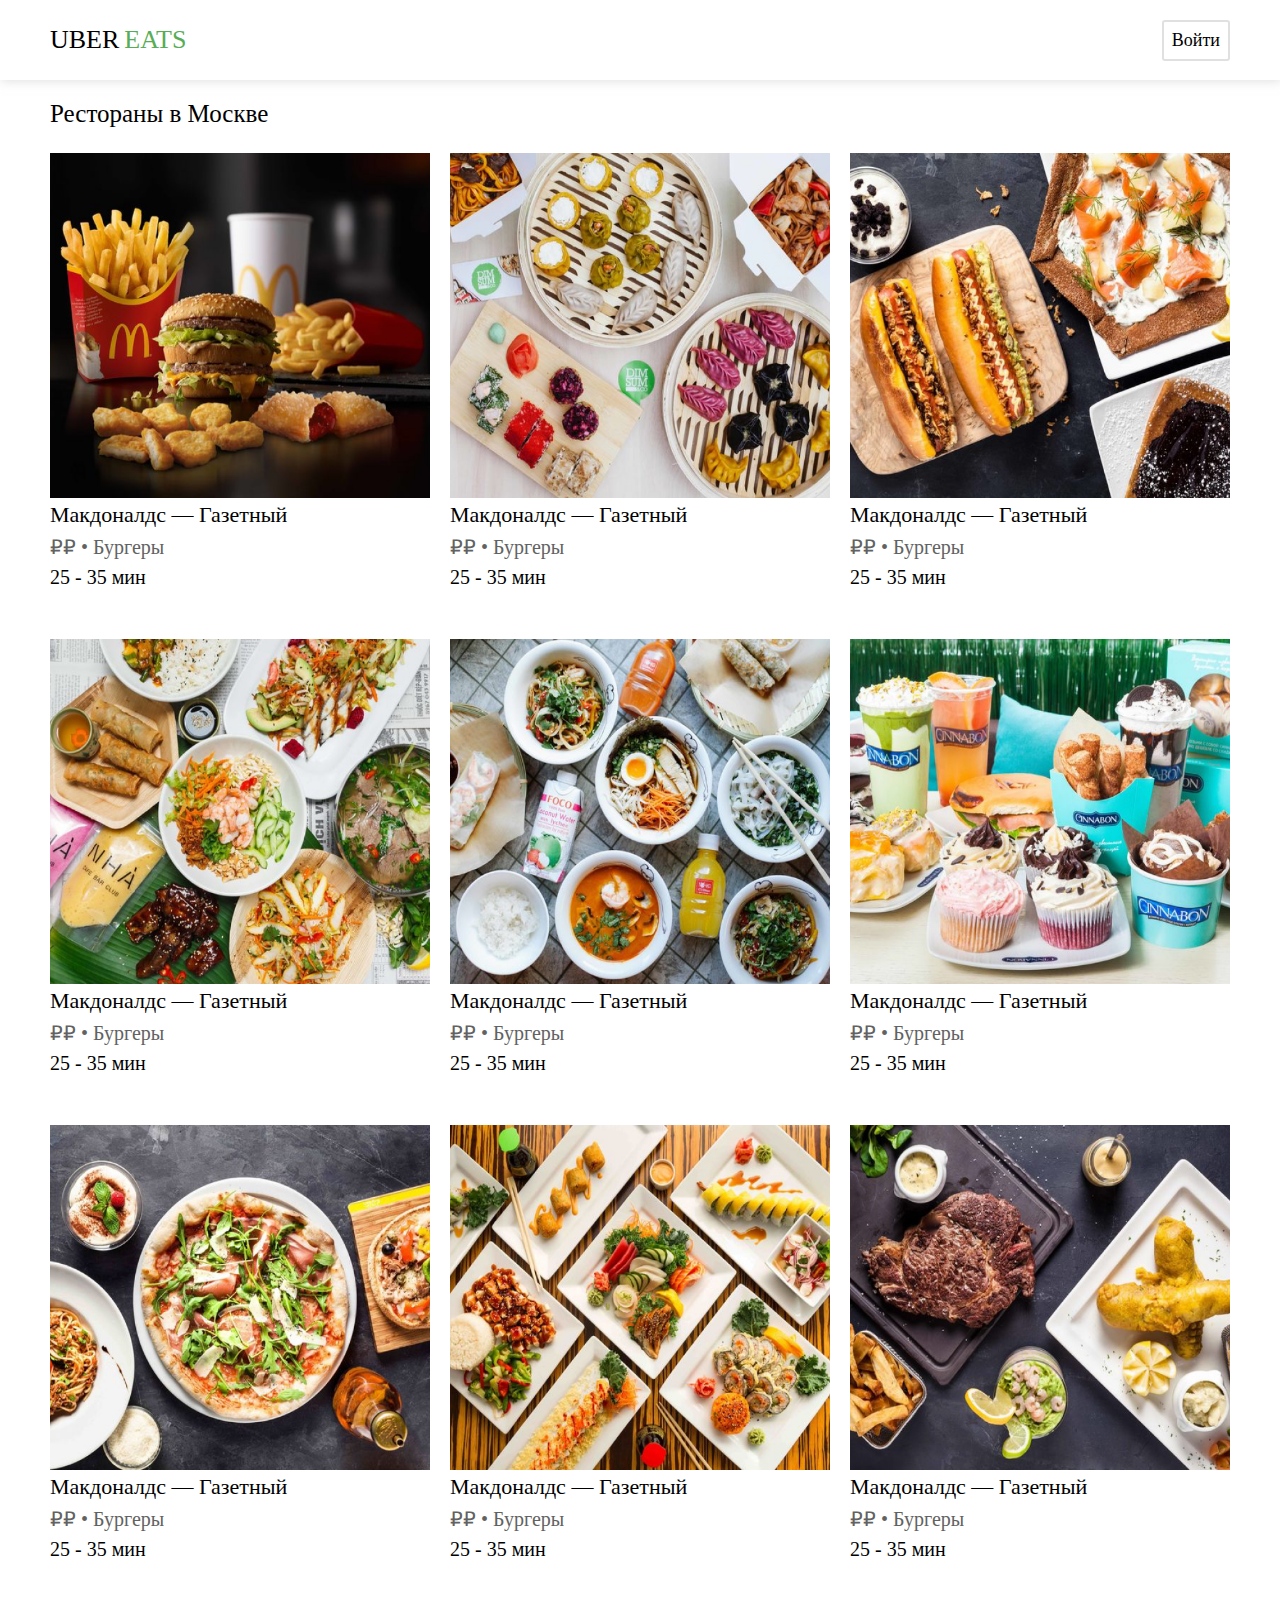
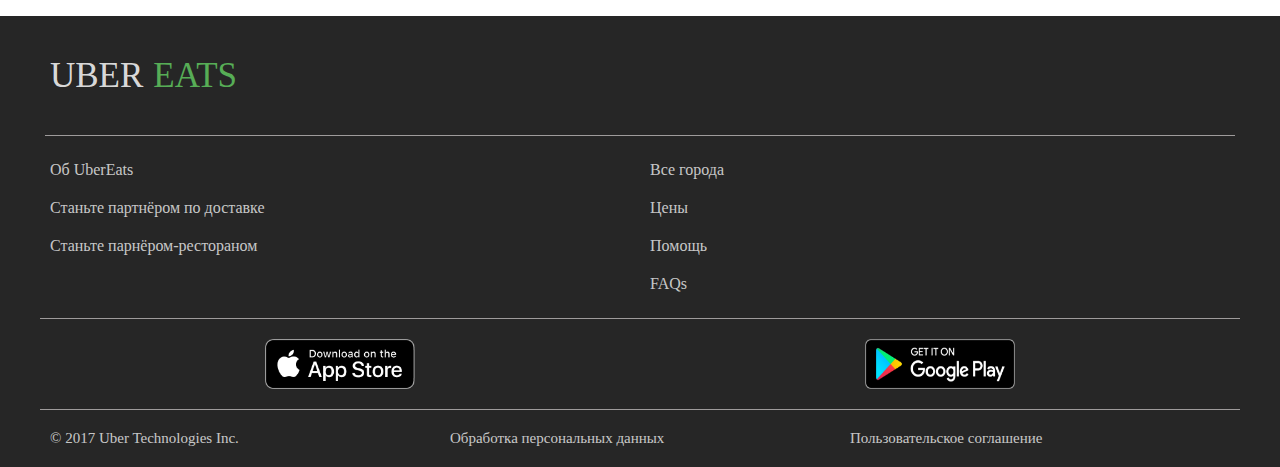
<file: Uber eats with grid/index.html>
<!DOCTYPE html>
<html lang="en">
  <head>
    <meta charset="UTF-8" />
    <meta http-equiv="X-UA-Compatible" content="IE=edge" />
    <meta name="viewport" content="width=device-width, initial-scale=1.0" />
    <title>Document</title>
    <link rel="stylesheet" href="style.css" />
    <link rel="stylesheet" href="grid.css" />
  </head>
  <body>
    <div class="head">
      <div class="conteiner">
        <div class="row">
          <div class="col-6 head-box">
            <h1 class="head-site1">UBER</h1>
            <h1 class="head-site2">EATS</h1>
          </div>
          <div class="col-6 head-box2">
            <a class="button-enter" href="#">Войти</a>
          </div>
        </div>
      </div>
    </div>

    <div class="body-box">
      <div class="conteiner">
        <div class="row">
          <div class="col-12">
            <p class="head-site3">Рестораны в Москве</p>
          </div>
          <div class="col-4 col-md-6 col-sm-12">
            <div class="img-box">
              <img class="img1" src="1.png" />
              <p class="head-img1">Макдоналдс — Газетный</p>
              <p class="head-img2">₽₽ • Бургеры</p>
              <p class="head-img3">25 - 35 мин</p>
            </div>
          </div>
          <div class="col-4 col-md-6 col-sm-12">
            <div class="img-box">
              <img class="img1" src="2.png" />
              <p class="head-img1">Макдоналдс — Газетный</p>
              <p class="head-img2">₽₽ • Бургеры</p>
              <p class="head-img3">25 - 35 мин</p>
            </div>
          </div>
          <div class="col-4 col-md-6 col-sm-12">
            <div class="img-box">
              <img class="img1" src="3.png" />
              <p class="head-img1">Макдоналдс — Газетный</p>
              <p class="head-img2">₽₽ • Бургеры</p>
              <p class="head-img3">25 - 35 мин</p>
            </div>
          </div>
          <div class="col-4 col-md-6 col-sm-12">
            <div class="img-box">
              <img class="img1" src="4.png" />
              <p class="head-img1">Макдоналдс — Газетный</p>
              <p class="head-img2">₽₽ • Бургеры</p>
              <p class="head-img3">25 - 35 мин</p>
            </div>
          </div>
          <div class="col-4 col-md-6 col-sm-12">
            <div class="img-box">
              <img class="img1" src="5.png" />
              <p class="head-img1">Макдоналдс — Газетный</p>
              <p class="head-img2">₽₽ • Бургеры</p>
              <p class="head-img3">25 - 35 мин</p>
            </div>
          </div>
          <div class="col-4 col-md-6 col-sm-12">
            <div class="img-box">
              <img class="img1" src="6.png" />
              <p class="head-img1">Макдоналдс — Газетный</p>
              <p class="head-img2">₽₽ • Бургеры</p>
              <p class="head-img3">25 - 35 мин</p>
            </div>
          </div>
          <div class="col-4 col-md-6 col-sm-12">
            <div class="img-box">
              <img class="img1" src="7.png" />
              <p class="head-img1">Макдоналдс — Газетный</p>
              <p class="head-img2">₽₽ • Бургеры</p>
              <p class="head-img3">25 - 35 мин</p>
            </div>
          </div>
          <div class="col-4 col-md-6 col-sm-12">
            <div class="img-box">
              <img class="img1" src="8.png" />
              <p class="head-img1">Макдоналдс — Газетный</p>
              <p class="head-img2">₽₽ • Бургеры</p>
              <p class="head-img3">25 - 35 мин</p>
            </div>
          </div>
          <div class="col-4 col-md-6 col-sm-12">
            <div class="img-box">
              <img class="img1" src="9.png" />
              <p class="head-img1">Макдоналдс — Газетный</p>
              <p class="head-img2">₽₽ • Бургеры</p>
              <p class="head-img3">25 - 35 мин</p>
            </div>
          </div>
        </div>
      </div>
    </div>

    <div class="footer-box">
      <div class="conteiner">
        <div class="row">
          <div class="col-12 footer-head-box">
            <p class="footer-head">UBER</p>
            <p class="footer-head2">EATS</p>
          </div>
        </div>
      </div>
      <div class="information-footer-box">
        <div class="conteiner">
          <div class="row">
            <div class="col-6 col-sm-12">
              <p class="information">Об UberEats</p>
              <p class="information">Станьте партнёром по доставке</p>
              <p class="information">Станьте парнёром-рестораном</p>
            </div>
            <div class="col-6 col-sm-12">
              <p class="information">Все города</p>
              <p class="information">Цены</p>
              <p class="information">Помощь</p>
              <p class="information-last">FAQs</p>
            </div>
          </div>
        </div>
      </div>
      <div class="download-footer-box">
        <div class="conteiner">
          <div class="row">
            <div class="col-6 app-store">
              <img class="app-store-img" src="appstore.png" />
            </div>
            <div class="col-6 play-market">
              <img class="play-market-img" src="playmarket.png" />
            </div>
          </div>
        </div>
      </div>
      <div class="conteiner">
        <div class="row">
          <div class="col-4 col-sm-12">
            <p class="end">© 2017 Uber Technologies Inc.</p>
          </div>
          <div class="col-4 col-sm-12">
            <p class="end">Обработка персональных данных</p>
          </div>
          <div class="col-4 col-sm-12">
            <p class="end">Пользовательское соглашение</p>
          </div>
        </div>
      </div>
    </div>
  </body>
</html>
</file>
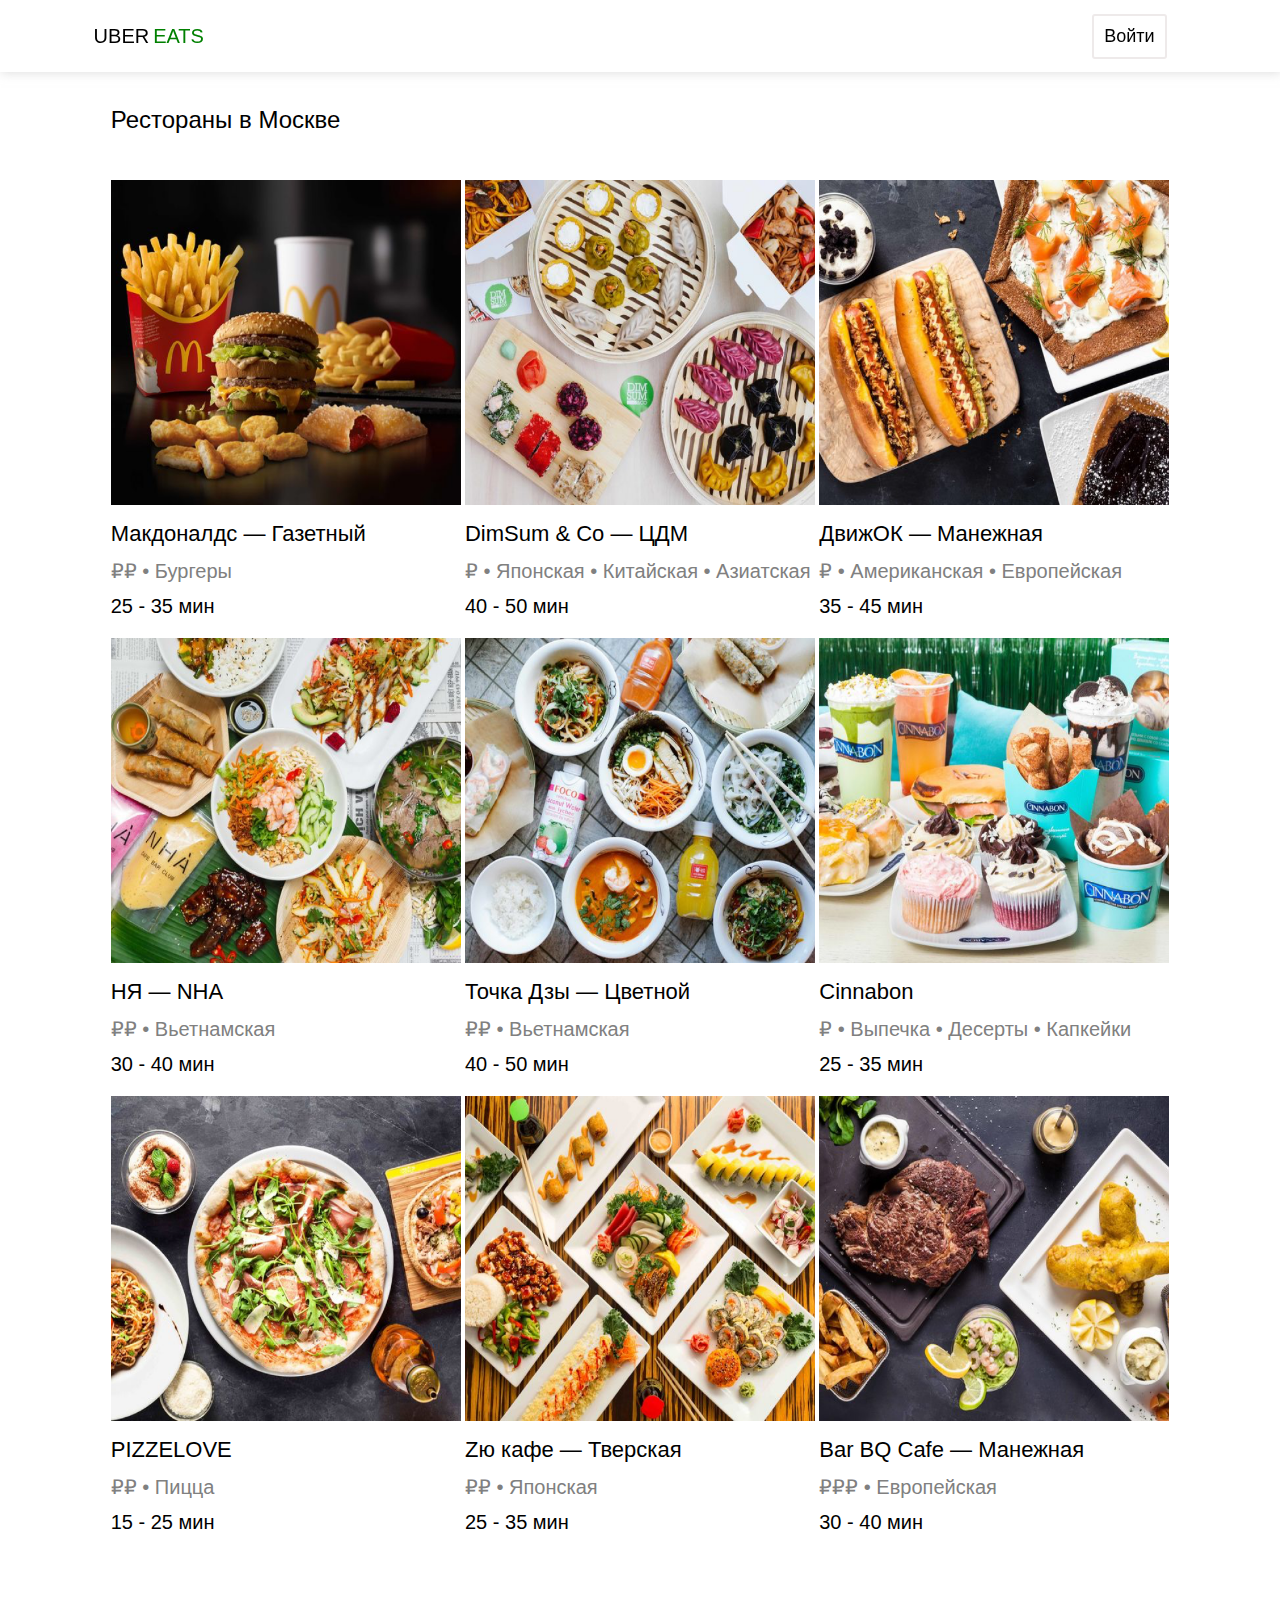
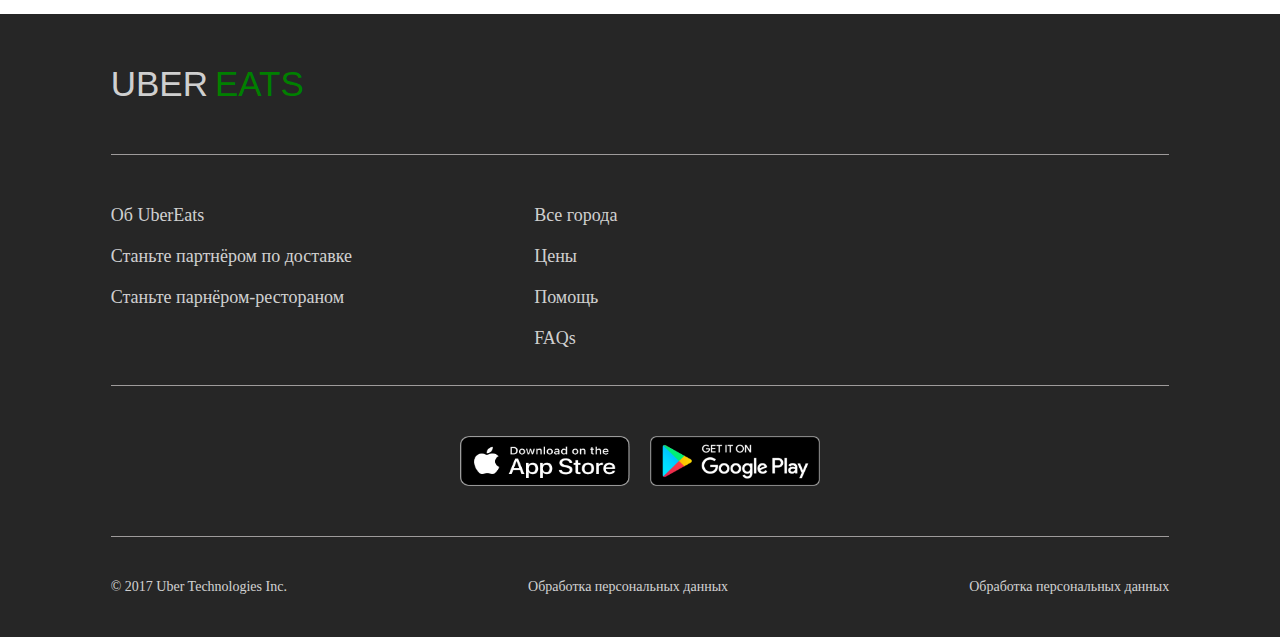
<file: Uber eats/page1.html>
<!DOCTYPE html>
<html lang="en">
  <head>
    <meta charset="UTF-8" />
    <meta http-equiv="X-UA-Compatible" content="IE=edge" />
    <meta name="viewport" content="width=device-width, initial-scale=1.0" />
    <title>Document</title>
    <link rel="stylesheet" href="style-page1.css" />
  </head>
  <body>
    <div class="head-box">
      <div class="logo-box">
        <h1 class="word-logo">UBER</h1>
        <h1 class="word-logo2">EATS</h1>
      </div>
      <div class="nav-box">
        <a class="nav-link" href="page2.html">Войти</a>
      </div>
    </div>

    <div class="body-box12">
      <div class="title-box12">
        <h2 class="title12">Рестораны в Москве</h2>
      </div>
    </div>

    <div class="images-box">
      <a href="page2.html">
        <div class="image">
          <img class="picture" src="1.png" />
          <p class="food">Макдоналдс — Газетный</p>
          <p class="cost">₽₽ • Бургеры</p>
          <p class="time">25 - 35 мин</p>
        </div>
      </a>
      <a href="page2.html">
        <div class="image">
          <img class="picture" src="2.png" />
          <p class="food">DimSum & Co — ЦДМ</p>
          <p class="cost">₽ • Японская • Китайская • Азиатская</p>
          <p class="time">40 - 50 мин</p>
        </div>
      </a>
      <a href="page2.html">
        <div class="image">
          <img class="picture" src="3.png" />
          <p class="food">ДвижОК — Манежная</p>
          <p class="cost">₽ • Американская • Европейская</p>
          <p class="time">35 - 45 мин</p>
        </div>
      </a>
      <a href="page2.html">
        <div class="image">
          <img class="picture" src="4.png" />
          <p class="food">НЯ — NHA</p>
          <p class="cost">₽₽ • Вьетнамская</p>
          <p class="time">30 - 40 мин</p>
        </div>
      </a>
      <a href="page2.html">
        <div class="image">
          <img class="picture" src="5.png" />
          <p class="food">Точка Дзы — Цветной</p>
          <p class="cost">₽₽ • Вьетнамская</p>
          <p class="time">40 - 50 мин</p>
        </div>
      </a>
      <a href="page2.html">
        <div class="image">
          <img class="picture" src="6.png" />
          <p class="food">Cinnabon</p>
          <p class="cost">₽ • Выпечка • Десерты • Капкейки</p>
          <p class="time">25 - 35 мин</p>
        </div>
      </a>
      <a href="page2.html">
        <div class="image">
          <img class="picture" src="7.png" />
          <p class="food">PIZZELOVE</p>
          <p class="cost">₽₽ • Пицца</p>
          <p class="time">15 - 25 мин</p>
        </div>
      </a>
      <a href="page2.html">
        <div class="image">
          <img class="picture" src="8.png" />
          <p class="food">Zю кафе — Тверская</p>
          <p class="cost">₽₽ • Японская</p>
          <p class="time">25 - 35 мин</p>
        </div>
      </a>
      <a href="page2.html">
        <div class="image">
          <img class="picture" src="9.png" />
          <p class="food">Bar BQ Cafe — Манежная</p>
          <p class="cost">₽₽₽ • Европейская</p>
          <p class="time">30 - 40 мин</p>
        </div>
      </a>
    </div>

    <div class="footer-box">
      <div class="head-footer-box">
        <h2 class="logo-footer">UBER</h2>
        <h2 class="logo-footer2">EATS</h2>
      </div>
    </div>
    <div class="footer-box2">
      <div class="footer-box3">
        <div class="information-footer-box" class="col-sm-12">
          <p class="paragraph-footer">Об UberEats</p>
          <p class="paragraph-footer">Станьте партнёром по доставке</p>
          <p class="paragraph-footer">Станьте парнёром-рестораном</p>
        </div>
        <div class="information-footer-box" class="col-sm-12">
          <p class="paragraph-footer">Все города</p>
          <p class="paragraph-footer">Цены</p>
          <p class="paragraph-footer">Помощь</p>
          <p class="paragraph-footer">FAQs</p>
        </div>
        <div class="information-footer-box2"></div>
      </div>
    </div>
    <div class="download-box">
      <div class="download-box2">
        <img class="appstore" src="appstore.png" />
        <img class="playmarket" src="playmarket.png" />
      </div>
    </div>
    <div class="end-box">
      <div class="end-box2">
        <div class="end">
          <p class="end-paragraph">© 2017 Uber Technologies Inc.</p>
        </div>
        <div class="end">
          <p class="end-paragraph">Обработка персональных данных</p>
        </div>
        <div class="end">
          <p class="end-paragraph">Обработка персональных данных</p>
        </div>
      </div>
    </div>
  </body>
</html>
</file>
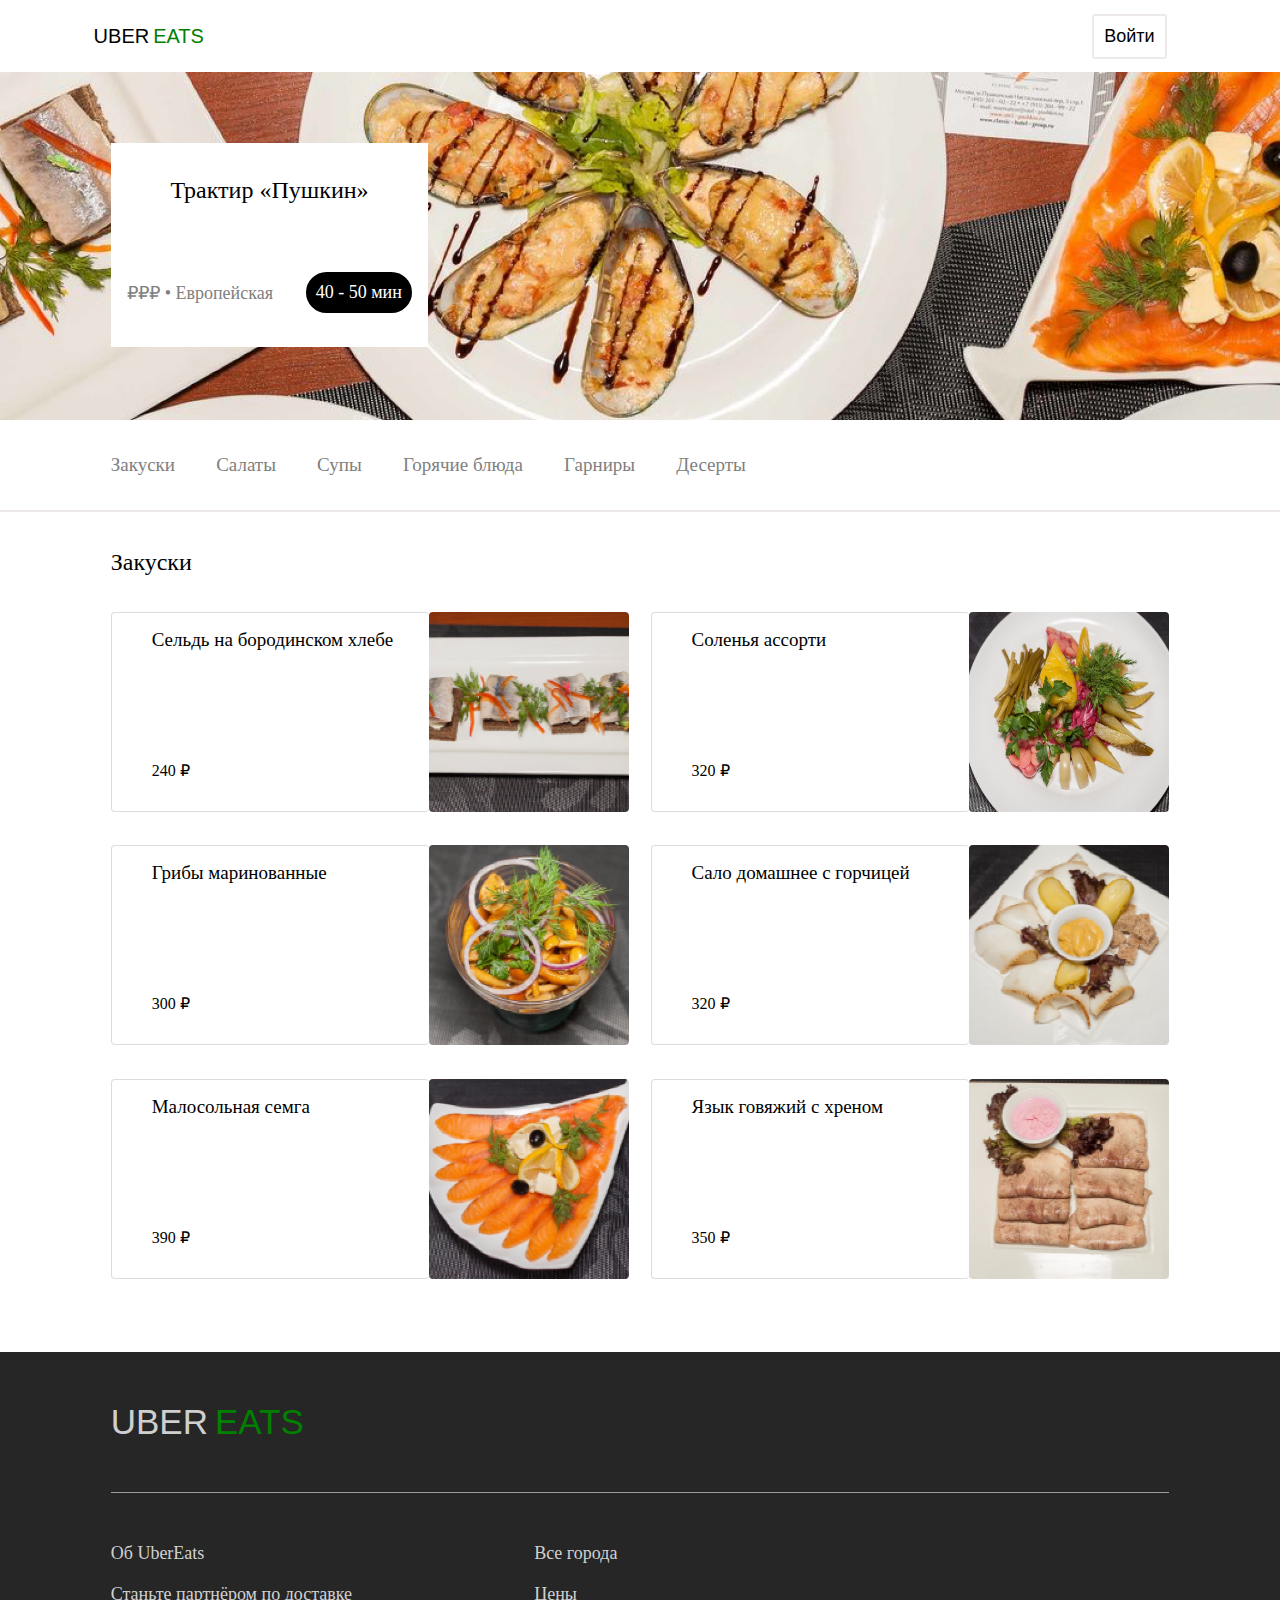
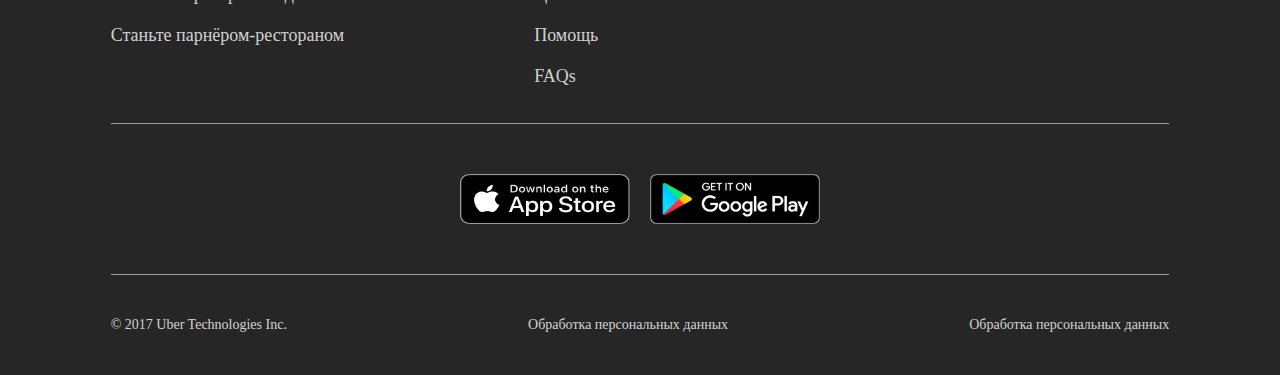
<file: Uber eats/page2.html>
<!DOCTYPE html>
<html lang="en">
  <head>
    <meta charset="UTF-8" />
    <meta http-equiv="X-UA-Compatible" content="IE=edge" />
    <meta name="viewport" content="width=device-width, initial-scale=1.0" />
    <title>Document</title>
    <link rel="stylesheet" href="style-page2.css" />
  </head>
  <body>
    <div class="head-box">
      <div class="logo-box">
        <h1 class="word-logo">UBER</h1>
        <h1 class="word-logo2">EATS</h1>
      </div>
      <div class="nav-box">
        <a class="nav-link" href="page1.html">Войти</a>
      </div>
    </div>

    <div class="main-image-box">
      <div class="image-box">
        <div class="image-box2">
          <div class="header-box">
            <h2 class="name-of-food">Трактир «Пушкин»</h2>
          </div>
          <div class="price-box">
            <h2 class="price">₽₽₽ • Европейская</h2>
            <a href="#" class="time">40 - 50 мин</a>
          </div>
        </div>
      </div>
    </div>

    <div class="types-of-food-box">
      <div class="types-of-food-box2">
        <div class="types-of-food-box3">
          <p class="types-of-food">Закуски</p>
          <p class="types-of-food">Салаты</p>
          <p class="types-of-food">Супы</p>
          <p class="types-of-food">Горячие блюда</p>
          <p class="types-of-food">Гарниры</p>
          <p class="types-of-food">Десерты</p>
        </div>
      </div>
    </div>

    <div class="conteiner">
      <div class="conteiner2">
        <h2 class="head">Закуски</h2>
      </div>
    </div>

    <div class="f-box">
      <div class="f-box2">
        <div class="f-box3">
          <div class="f-box4">
            <ul>
              <li class="f1">Сельдь на бородинском хлебе</li>
              <li class="f2">240 ₽</li>
            </ul>
          </div>
          <img class="image-of-food" src="food-image1.png" />
        </div>
        <div class="f-box3">
          <div class="f-box4">
            <ul>
              <li class="f1">Соленья ассорти</li>
              <li class="f2">320 ₽</li>
            </ul>
          </div>
          <img class="image-of-food" src="food-image2.png" />
        </div>
        <div class="f-box3">
          <div class="f-box4">
            <ul>
              <li class="f1">Грибы маринованные</li>
              <li class="f2">300 ₽</li>
            </ul>
          </div>
          <img class="image-of-food" src="food-image3.png" />
        </div>
        <div class="f-box3">
          <div class="f-box4">
            <ul>
              <li class="f1">Сало домашнее с горчицей</li>
              <li class="f2">320 ₽</li>
            </ul>
          </div>
          <img class="image-of-food" src="food-image4.png" />
        </div>
        <div class="f-box3">
          <div class="f-box4">
            <ul>
              <li class="f1">Малосольная семга</li>
              <li class="f2">390 ₽</li>
            </ul>
          </div>
          <img class="image-of-food" src="food-image5.png" />
        </div>
        <div class="f-box3">
          <div class="f-box4">
            <ul>
              <li class="f1">Язык говяжий с хреном</li>
              <li class="f2">350 ₽</li>
            </ul>
          </div>
          <img class="image-of-food" src="food-image6.png" />
        </div>
      </div>
    </div>

    <div class="footer-box">
      <div class="head-footer-box">
        <h2 class="logo-footer">UBER</h2>
        <h2 class="logo-footer2">EATS</h2>
      </div>
    </div>
    <div class="footer-box2">
      <div class="footer-box3">
        <div class="information-footer-box">
          <p class="paragraph-footer">Об UberEats</p>
          <p class="paragraph-footer">Станьте партнёром по доставке</p>
          <p class="paragraph-footer">Станьте парнёром-рестораном</p>
        </div>
        <div class="information-footer-box">
          <p class="paragraph-footer">Все города</p>
          <p class="paragraph-footer">Цены</p>
          <p class="paragraph-footer">Помощь</p>
          <p class="paragraph-footer">FAQs</p>
        </div>
        <div class="information-footer-box2"></div>
      </div>
    </div>
    <div class="download-box">
      <div class="download-box2">
        <img class="appstore" src="appstore.png" />
        <img class="playmarket" src="playmarket.png" />
      </div>
    </div>
    <div class="end-box">
      <div class="end-box2">
        <div class="end">
          <p class="end-paragraph">© 2017 Uber Technologies Inc.</p>
        </div>
        <div class="end">
          <p class="end-paragraph">Обработка персональных данных</p>
        </div>
        <div class="end">
          <p class="end-paragraph">Обработка персональных данных</p>
        </div>
      </div>
    </div>
  </body>
</html>
</file>
<file: Uber eats with grid/style.css>
body {
  font-family: "Roboto";
}
/* head */
.head {
  box-shadow: 1px 1px 10px rgba(192, 192, 192, 0.5);
}
.head-box {
  display: flex;
  align-items: center;
  height: 80px;
}
.head-site1 {
  padding-right: 5px;
  font-weight: 400;
  font-size: 26px;
}
.head-site2 {
  font-weight: 400;
  font-size: 26px;

  color: #57ad56;
}
.head-box2 {
  display: flex;
  justify-content: flex-end;
  align-items: center;
}
.button-enter {
  padding: 8px;

  font-size: 18px;
  text-decoration: none;
  color: black;

  border: 2px solid #e0e0e0;
  border-radius: 3px;
}
.head-site3 {
  padding-top: 15px;
  padding-bottom: 15px;

  font-weight: 449;
  font-size: 25px;
}

/* images */
.body-box {
  margin-bottom: 10px;
}
.img-box {
  margin-bottom: 40px;
}
.img1 {
  height: 345px;
  width: 100%;
}
.head-img1 {
  padding-bottom: 7px;

  font-size: 22px;
  font-weight: 430;
}
.head-img2 {
  padding-bottom: 7px;

  font-size: 20px;
  font-weight: 430;
  color: #626262;
}
.head-img3 {
  font-size: 20px;
  font-weight: 430;
}

/* footer */
.footer-box {
  width: 100%;
  background-color: #262626;
}
.footer-head-box {
  display: flex;
  align-items: center;

  height: 120px;

  border-bottom: 1px solid;
  border-color: rgba(238, 234, 234, 0.6);
}
.footer-head {
  padding-right: 10px;

  font-size: 35px;
  color: rgba(242, 242, 242, 0.9);
}
.footer-head2 {
  font-size: 35px;
  color: #57ad56;
}
.information-footer-box {
  margin: auto;

  max-width: 1200px;

  border-bottom: 1px solid;
  border-color: rgba(238, 234, 234, 0.6);
}
.information {
  margin-top: 20px;

  color: rgba(242, 242, 242, 0.8);
}
.information-last {
  margin-top: 20px;
  margin-bottom: 20px;

  color: rgba(242, 242, 242, 0.8);
}
.download-footer-box {
  margin: auto;

  max-width: 1200px;

  border-bottom: 1px solid;
  border-color: rgba(238, 234, 234, 0.6);
}
.app-store {
  display: flex;
  justify-content: center;
}
.app-store-img {
  margin-top: 15px;
  margin-bottom: 15px;

  height: 50px;
  width: 150px;
}
.play-market {
  display: flex;
  justify-content: center;
}
.play-market-img {
  margin-top: 15px;
  margin-bottom: 15px;

  height: 50px;
  width: 150px;
}
.end {
  margin-top: 15px;
  margin-bottom: 15px;
  font-size: 15px;
  color: rgba(242, 242, 242, 0.8);
}
</file>
<file: Uber eats with grid/grid.css>
:root {
  --gutter: 10px;
}
*,
*:after,
*:before {
  box-sizing: inherit;
}
html {
  box-sizing: border-box;
}
body,
p,
h1,
h2,
h3,
ul,
ol {
  margin: 0;
  padding: 0;
}
.conteiner {
  max-width: 1200px;
  margin: 0 auto;
  padding: 0;
}
.row {
  display: flex;
  flex-wrap: wrap;
}
.row > div {
  padding: 5px;
  margin: 0 auto;
}
.col-3 {
  width: calc(25% - var(--gutter));
}
.col-4 {
  width: calc(33.33% - var(--gutter));
}
.col-6 {
  width: calc(50% - var(--gutter));
}
.col-12 {
  width: calc(100% - var(--gutter));
}
@media screen and (max-width: 992px) {
  .conteiner {
    max-width: 100%;
  }
  .col-lg-3 {
    width: calc(25% - var(--gutter));
  }
  .col-lg-4 {
    width: calc(33.33% - var(--gutter));
  }
  .col-lg-6 {
    width: calc(50% - var(--gutter));
  }
  .col-lg-12 {
    width: calc(100% - var(--gutter));
  }
}
@media screen and (max-width: 768px) {
  .conteiner {
    max-width: 100%;
  }
  .col-md-3 {
    width: calc(25% - var(--gutter));
  }
  .col-md-4 {
    width: calc(33.33% - var(--gutter));
  }
  .col-md-6 {
    width: calc(50% - var(--gutter));
  }
  .col-md-12 {
    width: calc(100% - var(--gutter));
  }
}
@media screen and (max-width: 576px) {
  .conteiner {
    max-width: 100%;
  }
  .col-sm-3 {
    width: calc(25% - var(--gutter));
  }
  .col-sm-4 {
    width: calc(33.33% - var(--gutter));
  }
  .col-sm-6 {
    width: calc(50% - var(--gutter));
  }
  .col-sm-12 {
    width: calc(100% - var(--gutter));
  }
}
</file>
<file: Uber eats/style-page1.css>
body {
  margin: 0;
}
h1,
h2,
h3,
h4,
p {
  margin: 0;
}
.main-conteiner {
  margin-right: 6em;
  margin-left: 6em;
}
a {
  text-decoration: none;
  color: black;
}

/* head */
.head-box {
  position: fixed;

  width: 100%;

  height: 72px;
  display: flex;
  align-items: center;
  justify-content: space-between;

  background-color: white;
  box-shadow: 1px 1px 10px rgba(192, 192, 192, 0.5);
}
.logo-box {
  display: flex;
  align-items: center;

  margin-left: 5.85em;
}
.word-logo {
  margin-right: 0.2em;

  font-style: roboto;
  font-size: 20px;
  margin-bottom: 0;
  font-family: "Roboto", sans-serif;
  font-weight: 400;
}
.word-logo2 {
  font-family: "Roboto", sans-serif;
  font-weight: 400;
  font-size: 20px;
  margin-bottom: 0;
  color: green;
}
.nav-box {
  border: 2px solid;
  padding: 10px;
  border-color: rgb(238, 234, 234);
  border-radius: 3px;
  margin-right: 6.3em;

  font-size: 18px;
  font-family: "Roboto", sans-serif;
}
.nav-link {
  text-decoration: none;
  color: black;
}

/* title */
.body-box12 {
  padding-top: 60px;
  display: flex;
  width: 82.7%;
  margin: auto;
  height: 120px;
}
.title-box12 {
  display: flex;
  align-items: center;
  width: 100%;
}
.title12 {
  font-size: 24px;
  font-family: "Roboto", sans-serif;
  font-weight: 450;
}

/* images */
.images-box {
  display: flex;
  flex-wrap: wrap;
  justify-content: space-between;

  margin: auto;
  width: 82.7%;
}
.image {
  margin-bottom: 20px;
}
.picture {
  height: 325px;
  width: 350px;
}
.food {
  font-family: "Roboto", sans-serif;
  font-size: 22px;

  margin-top: 12px;
  margin-bottom: 12px;
}
.cost {
  font-family: "Roboto", sans-serif;
  font-size: 20px;
  color: grey;

  margin-top: 12px;
  margin-bottom: 12px;
}
.time {
  font-family: "Roboto", sans-serif;
  font-size: 20px;

  margin-top: 12px;
  margin-bottom: 12px;
}

/* footer */
.footer-box {
  display: flex;
  justify-content: center;
  margin-top: 60px;
  width: 100%;

  background-color: #262626;
}
.head-footer-box {
  display: flex;
  margin-top: 50px;
  width: 82.7%;
  height: 90px;
  align-items: flex-start;

  border-bottom: 1px solid;
  border-color: rgba(238, 234, 234, 0.6);
}
.logo-footer {
  margin-right: 0.2em;

  font-style: roboto;
  font-size: 35px;
  margin-bottom: 0;
  font-family: "Roboto", sans-serif;
  font-weight: 300;
  color: rgba(255, 255, 255, 0.8);
}
.logo-footer2 {
  font-family: "Roboto", sans-serif;
  font-weight: 300;
  font-size: 35px;
  margin-bottom: 0;
  color: green;
}

.footer-box2 {
  display: flex;
  justify-content: center;
  width: 100%;

  background-color: #262626;
}
.footer-box3 {
  display: flex;
  width: 82.7%;
  height: 230px;

  border-bottom: 1px solid;
  border-color: rgba(238, 234, 234, 0.6);
  justify-content: space-between;
}
.information-footer-box {
  margin-top: 50px;
  width: 30%;
}
.information-footer-box2 {
  width: 20%;
}
.paragraph-footer {
  font-family: "Roboto";
  font-size: 18px;
  font-weight: 300;
  color: rgba(255, 255, 255, 0.8);
  margin-bottom: 20px;
}

.download-box {
  display: flex;
  justify-content: center;
  width: 100%;

  background-color: #262626;
}
.download-box2 {
  display: flex;
  justify-content: center;
  align-items: center;
  height: 150px;
  width: 82.7%;

  border-bottom: 1px solid;
  border-color: rgba(238, 234, 234, 0.6);
}
.appstore {
  height: 50px;
  width: 170px;

  margin-right: 20px;
}
.playmarket {
  height: 50px;
  width: 170px;
}

.end-box {
  display: flex;
  justify-content: center;

  width: 100%;
  height: 100px;

  background-color: #262626;
}
.end-box2 {
  display: flex;
  width: 82.7%;
  justify-content: space-between;
  align-items: center;
}
.end {
  display: flex;
}
.end-paragraph {
  font-family: "Roboto";
  font-size: 14px;
  color: rgba(255, 255, 255, 0.8);
}
</file>
<file: Uber eats/style-page2.css>
body {
  font-family: "Roboto";
  margin: 0;
}
h1,
h2,
h3,
h4,
p {
  margin: 0;
}
.main-conteiner {
  margin-right: 6em;
  margin-left: 6em;
}
li {
  list-style-type: none;
  margin: 0;
  padding: 0;
}

/* head */
.head-box {
  position: fixed;

  width: 100%;

  height: 72px;
  display: flex;
  align-items: center;
  justify-content: space-between;

  background-color: white;
}
.logo-box {
  display: flex;
  align-items: center;

  margin-left: 5.85em;
}
.word-logo {
  margin-right: 0.2em;

  font-style: roboto;
  font-size: 20px;
  margin-bottom: 0;
  font-family: "Roboto", sans-serif;
  font-weight: 400;
}
.word-logo2 {
  font-family: "Roboto", sans-serif;
  font-weight: 400;
  font-size: 20px;
  margin-bottom: 0;
  color: green;
}
.nav-box {
  border: 2px solid;
  padding: 10px;
  border-color: rgb(238, 234, 234);
  border-radius: 3px;
  margin-right: 6.3em;

  font-size: 18px;
  font-family: "Roboto", sans-serif;
}
.nav-link {
  text-decoration: none;
  color: black;
}

/* main-image */
.main-image-box {
  padding-top: 70px;

  display: flex;
  align-items: center;
  justify-content: center;

  width: 100%;
  height: 350px;

  background-image: url("main-image.png");
  background-size: cover;
  background-repeat: no-repeat;
}
.image-box {
  display: flex;

  width: 82.7%;
  height: 204px;
}
.image-box2 {
  width: 30%;
  background-color: white;

  display: flex;
  justify-content: center;
  flex-wrap: wrap;
}
.header-box {
  display: flex;
  align-items: center;
}
.name-of-food {
  font-weight: 500;
}
.price-box {
  width: 100%;

  display: flex;
  align-items: center;
  justify-content: space-around;
}
.price {
  font-size: 18px;
  font-weight: 400;
  color: grey;
}
.time {
  text-decoration: none;
  font-size: 18px;
  font-weight: 300;
  color: white;

  border: black solid;
  border-radius: 30px;
  border-width: 10px;
  background: black;
}

/* types-of-food */
.types-of-food-box {
  display: flex;
  justify-content: center;
  align-items: center;

  width: 100%;
  height: 90px;

  border-bottom: rgb(238, 234, 234) 2px solid;
}
.types-of-food-box2 {
  display: flex;
  justify-content: flex-start;
  align-items: center;

  width: 82.7%;
}
.types-of-food-box3 {
  display: flex;
  justify-content: space-between;

  width: 60%;
}
.types-of-food {
  color: grey;
  font-size: 19px;
}

/* food-head */
.conteiner {
  display: flex;
  justify-content: center;

  width: 100%;
}
.conteiner2 {
  display: flex;
  align-items: center;

  width: 82.7%;
  height: 100px;
}
.head {
  font-weight: 400;
}

/* food */
.f-box {
  display: flex;
  justify-content: center;

  height: 700px;
  width: 100%;
}
.f-box2 {
  display: flex;
  justify-content: space-between;
  flex-wrap: wrap;

  width: 82.7%;
}
.f-box3 {
  display: flex;

  width: 49%;
}
.f-box4 {
  display: flex;
  flex-direction: column;

  width: 100%;
  height: 198px;

  border-top: rgba(12, 12, 12, 0.14) 1px solid;
  border-left: rgba(12, 12, 12, 0.14) 1px solid;
  border-bottom: rgba(12, 12, 12, 0.14) 1px solid;
  border-radius: 4px;
}
.f1 {
  font-size: 19px;
  font-weight: 400;

  margin-bottom: 110px;
  margin-right: 15px;
}
.f2 {
  font-weight: 450;
}
.image-of-food {
  width: 200px;
  height: 200px;

  border-radius: 4px;
}

/* footer */
.footer-box {
  display: flex;
  justify-content: center;
  margin-top: 40px;
  width: 100%;

  background-color: #262626;
}
.head-footer-box {
  display: flex;
  margin-top: 50px;
  width: 82.7%;
  height: 90px;
  align-items: flex-start;

  border-bottom: 1px solid;
  border-color: rgba(238, 234, 234, 0.6);
}
.logo-footer {
  margin-right: 0.2em;

  font-style: roboto;
  font-size: 35px;
  margin-bottom: 0;
  font-family: "Roboto", sans-serif;
  font-weight: 300;
  color: rgba(255, 255, 255, 0.8);
}
.logo-footer2 {
  font-family: "Roboto", sans-serif;
  font-weight: 300;
  font-size: 35px;
  margin-bottom: 0;
  color: green;
}

.footer-box2 {
  display: flex;
  justify-content: center;
  width: 100%;

  background-color: #262626;
}
.footer-box3 {
  display: flex;
  width: 82.7%;
  height: 230px;

  border-bottom: 1px solid;
  border-color: rgba(238, 234, 234, 0.6);
  justify-content: space-between;
}
.information-footer-box {
  margin-top: 50px;
  width: 30%;
}
.information-footer-box2 {
  width: 20%;
}
.paragraph-footer {
  font-family: "Roboto";
  font-size: 18px;
  font-weight: 300;
  color: rgba(255, 255, 255, 0.8);
  margin-bottom: 20px;
}

.download-box {
  display: flex;
  justify-content: center;
  width: 100%;

  background-color: #262626;
}
.download-box2 {
  display: flex;
  justify-content: center;
  align-items: center;
  height: 150px;
  width: 82.7%;

  border-bottom: 1px solid;
  border-color: rgba(238, 234, 234, 0.6);
}
.appstore {
  height: 50px;
  width: 170px;

  margin-right: 20px;
}
.playmarket {
  height: 50px;
  width: 170px;
}

.end-box {
  display: flex;
  justify-content: center;

  width: 100%;
  height: 100px;

  background-color: #262626;
}
.end-box2 {
  display: flex;
  width: 82.7%;
  justify-content: space-between;
  align-items: center;
}
.end {
  display: flex;
}
.end-paragraph {
  font-family: "Roboto";
  font-size: 14px;
  color: rgba(255, 255, 255, 0.8);
}
</file>
